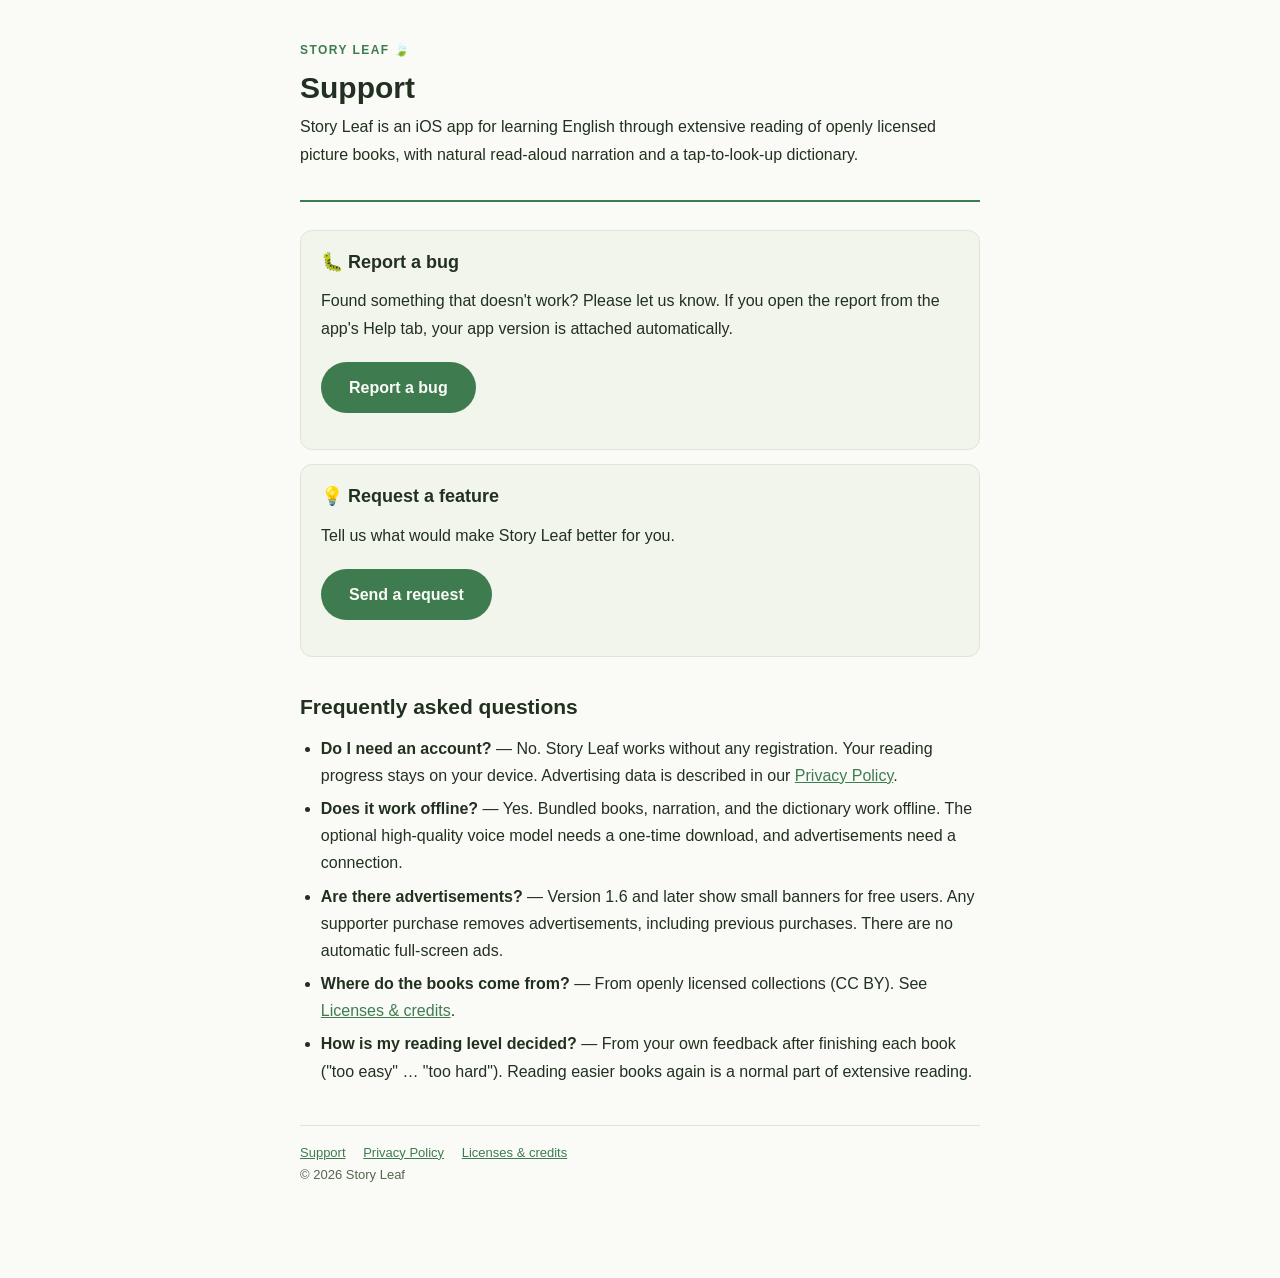
<file: index.html>
<!doctype html>
<html lang="en">
<head>
<meta charset="utf-8">
<meta name="viewport" content="width=device-width, initial-scale=1">
<title>Story Leaf Support</title>
<script>
// Language router: add more languages by creating /<lang>/ directories
// (e.g. /ja/) and listing them here.
const supported = ["en"];
const preferred = (navigator.language || "en").slice(0, 2).toLowerCase();
const lang = supported.includes(preferred) ? preferred : "en";
location.replace(lang + "/" + location.search);
</script>
</head>
<body>
<p><a href="en/">Story Leaf Support (English)</a></p>
</body>
</html>
</file>
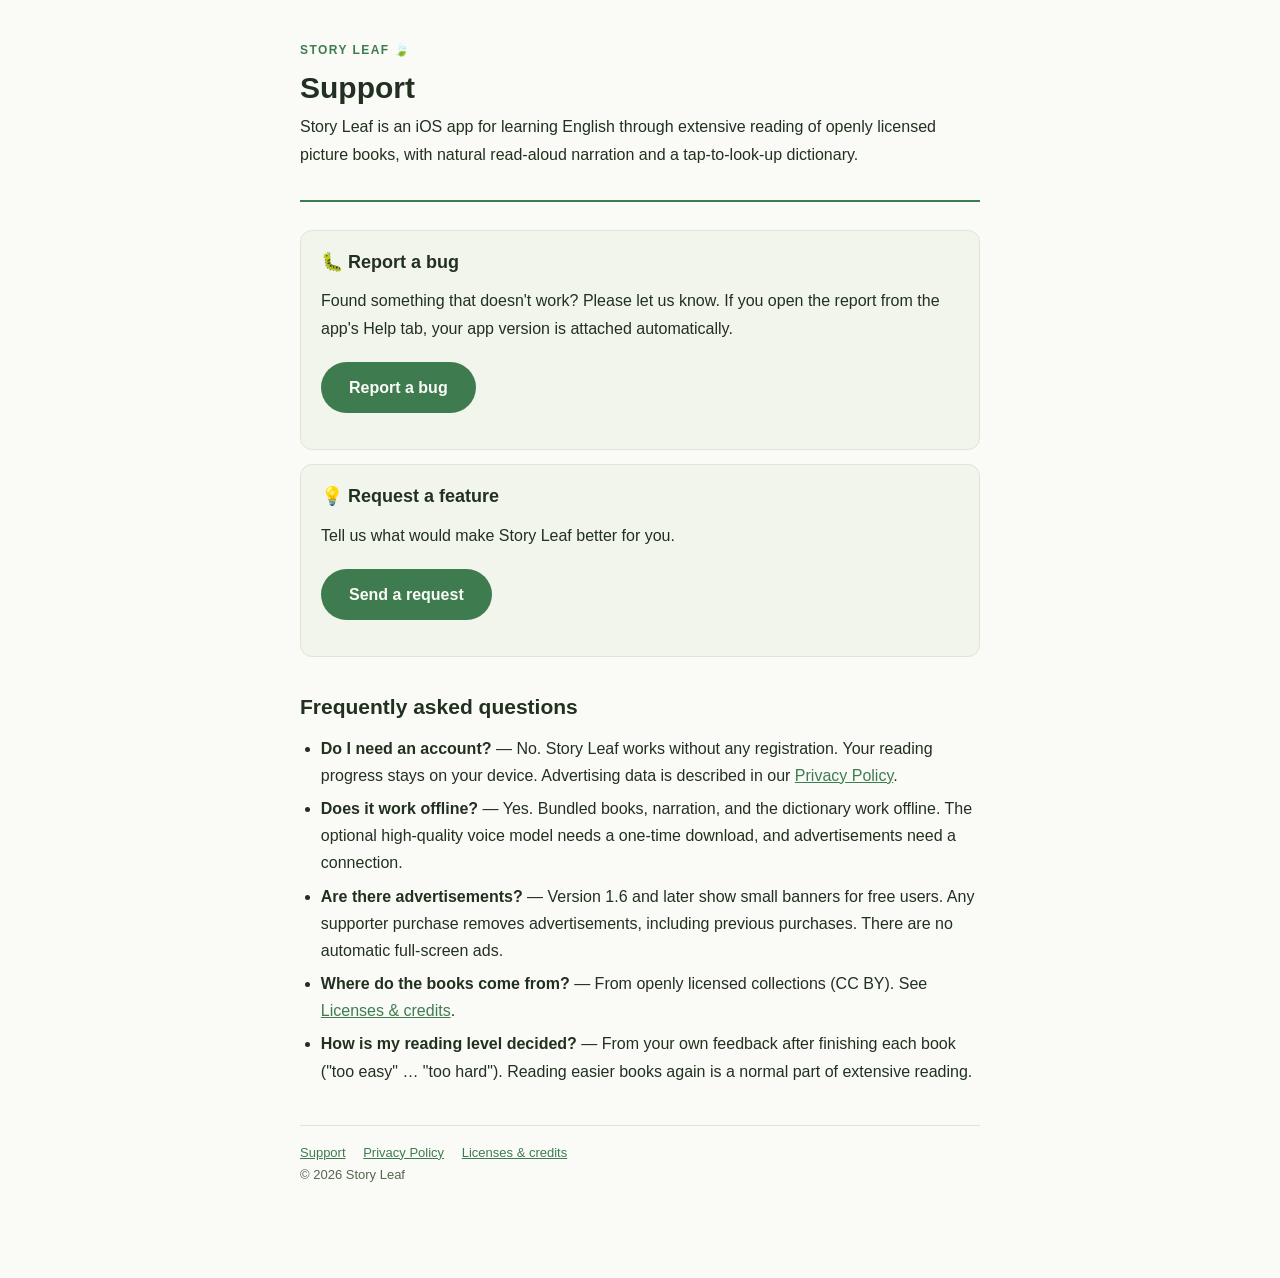
<file: en/index.html>
<!doctype html>
<html lang="en">
<head>
<meta charset="utf-8">
<meta name="viewport" content="width=device-width, initial-scale=1">
<title>Story Leaf — Support</title>
<link rel="stylesheet" href="../assets/style.css">
</head>
<body>
<div class="wrap">
<header class="site">
  <p class="eyebrow">Story Leaf 🍃</p>
  <h1>Support</h1>
  <p>Story Leaf is an iOS app for learning English through extensive reading of
  openly licensed picture books, with natural read-aloud narration and a
  tap-to-look-up dictionary.</p>
</header>

<div class="card">
  <h2>🐛 Report a bug</h2>
  <p>Found something that doesn't work? Please let us know.
  If you open the report from the app's Help tab, your app version is attached
  automatically.</p>
  <p><a class="button" href="bug-report.html">Report a bug</a></p>
</div>

<div class="card">
  <h2>💡 Request a feature</h2>
  <p>Tell us what would make Story Leaf better for you.</p>
  <p><a class="button" href="feature-request.html">Send a request</a></p>
</div>

<h2>Frequently asked questions</h2>
<ul>
  <li><strong>Do I need an account?</strong> — No. Story Leaf works without any
  registration. Your reading progress stays on your device. Advertising data
  is described in our <a href="privacy.html">Privacy Policy</a>.</li>
  <li><strong>Does it work offline?</strong> — Yes. Bundled books, narration,
  and the dictionary work offline. The optional high-quality voice model
  needs a one-time download, and advertisements need a connection.</li>
  <li><strong>Are there advertisements?</strong> — Version 1.6 and later show
  small banners for free users. Any supporter purchase removes advertisements,
  including previous purchases. There are no automatic full-screen ads.</li>
  <li><strong>Where do the books come from?</strong> — From openly licensed
  collections (CC BY). See <a href="licenses.html">Licenses &amp; credits</a>.</li>
  <li><strong>How is my reading level decided?</strong> — From your own feedback
  after finishing each book ("too easy" … "too hard"). Reading easier books
  again is a normal part of extensive reading.</li>
</ul>

<footer class="site">
  <nav>
    <a href="index.html">Support</a>
    <a href="privacy.html">Privacy Policy</a>
    <a href="licenses.html">Licenses &amp; credits</a>
  </nav>
  <p>© 2026 Story Leaf</p>
</footer>
</div>
</body>
</html>
</file>
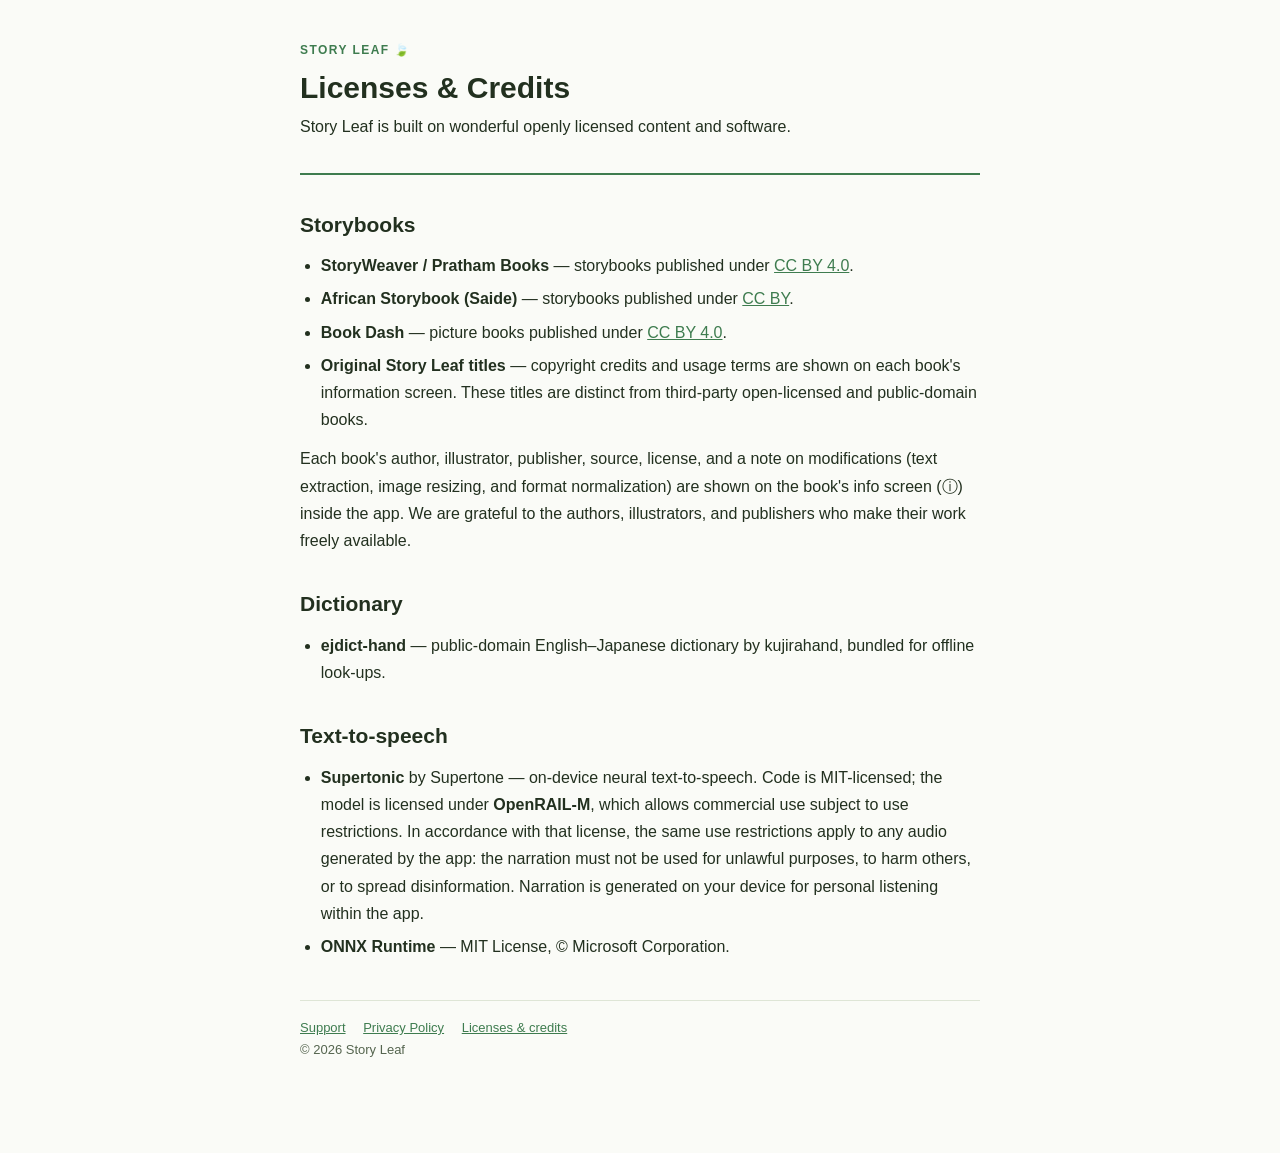
<file: en/licenses.html>
<!doctype html>
<html lang="en">
<head>
<meta charset="utf-8">
<meta name="viewport" content="width=device-width, initial-scale=1">
<title>Story Leaf — Licenses &amp; Credits</title>
<link rel="stylesheet" href="../assets/style.css">
</head>
<body>
<div class="wrap">
<header class="site">
  <p class="eyebrow">Story Leaf 🍃</p>
  <h1>Licenses &amp; Credits</h1>
  <p>Story Leaf is built on wonderful openly licensed content and software.</p>
</header>

<h2>Storybooks</h2>
<ul>
  <li><strong>StoryWeaver / Pratham Books</strong> — storybooks published under
  <a href="https://creativecommons.org/licenses/by/4.0/">CC BY 4.0</a>.</li>
  <li><strong>African Storybook (Saide)</strong> — storybooks published under
  <a href="https://creativecommons.org/licenses/by/4.0/">CC BY</a>.</li>
  <li><strong>Book Dash</strong> — picture books published under
  <a href="https://creativecommons.org/licenses/by/4.0/">CC BY 4.0</a>.</li>
  <li><strong>Original Story Leaf titles</strong> — copyright credits and
  usage terms are shown on each book's information screen. These titles are
  distinct from third-party open-licensed and public-domain books.</li>
</ul>
<p>Each book's author, illustrator, publisher, source, license, and a note on
modifications (text extraction, image resizing, and format normalization) are
shown on the book's info screen (ⓘ) inside the app. We are grateful to the
authors, illustrators, and publishers who make their work freely available.</p>

<h2>Dictionary</h2>
<ul>
  <li><strong>ejdict-hand</strong> — public-domain English–Japanese dictionary
  by kujirahand, bundled for offline look-ups.</li>
</ul>

<h2>Text-to-speech</h2>
<ul>
  <li><strong>Supertonic</strong> by Supertone — on-device neural
  text-to-speech. Code is MIT-licensed; the model is licensed under
  <strong>OpenRAIL-M</strong>, which allows commercial use subject to use
  restrictions. In accordance with that license, the same use restrictions
  apply to any audio generated by the app: the narration must not be used for
  unlawful purposes, to harm others, or to spread disinformation. Narration is
  generated on your device for personal listening within the app.</li>
  <li><strong>ONNX Runtime</strong> — MIT License, © Microsoft Corporation.</li>
</ul>

<footer class="site">
  <nav>
    <a href="index.html">Support</a>
    <a href="privacy.html">Privacy Policy</a>
    <a href="licenses.html">Licenses &amp; credits</a>
  </nav>
  <p>© 2026 Story Leaf</p>
</footer>
</div>
</body>
</html>
</file>
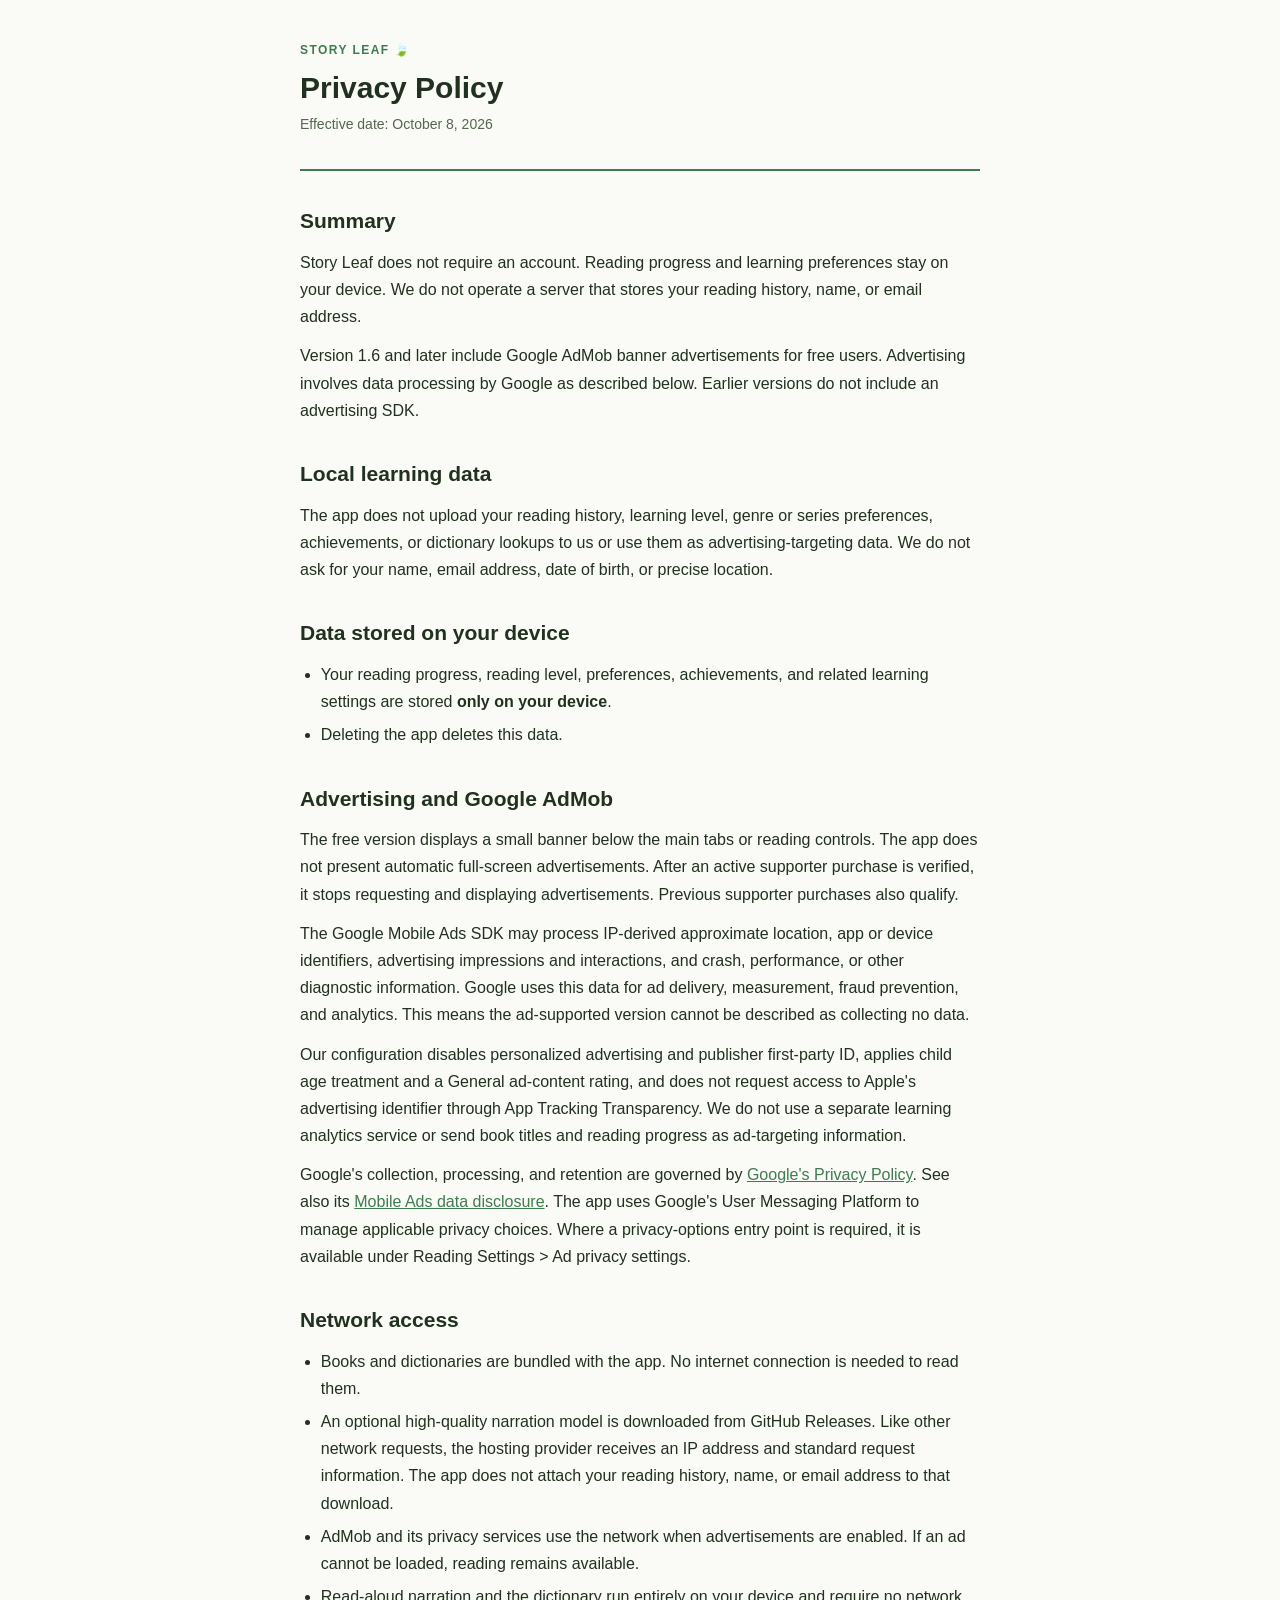
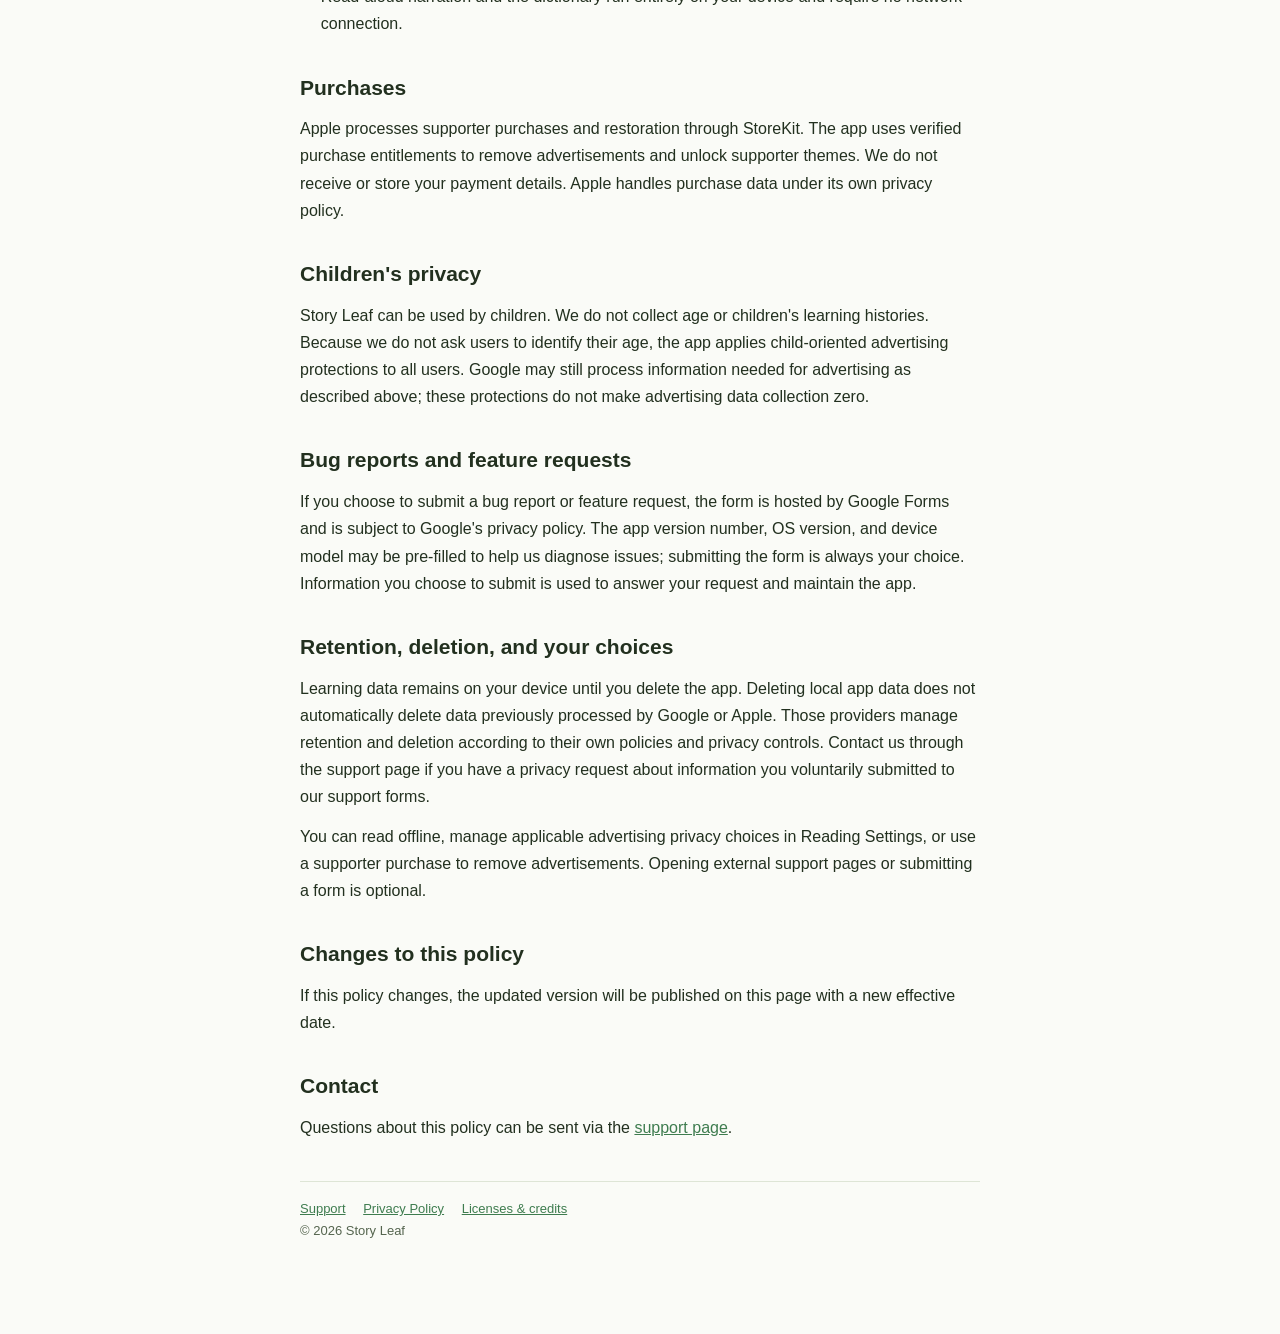
<file: en/privacy.html>
<!doctype html>
<html lang="en">
<head>
<meta charset="utf-8">
<meta name="viewport" content="width=device-width, initial-scale=1">
<title>Story Leaf — Privacy Policy</title>
<link rel="stylesheet" href="../assets/style.css">
</head>
<body>
<div class="wrap">
<header class="site">
  <p class="eyebrow">Story Leaf 🍃</p>
  <h1>Privacy Policy</h1>
  <p class="note">Effective date: October 8, 2026</p>
</header>

<h2>Summary</h2>
<p>Story Leaf does not require an account. Reading progress and learning
preferences stay on your device. We do not operate a server that stores your
reading history, name, or email address.</p>
<p>Version 1.6 and later include Google AdMob banner advertisements for free
users. Advertising involves data processing by Google as described below.
Earlier versions do not include an advertising SDK.</p>

<h2>Local learning data</h2>
<p>The app does not upload your reading history, learning level, genre or
series preferences, achievements, or dictionary lookups to us or use them as
advertising-targeting data. We do not ask for your name, email address,
date of birth, or precise location.</p>

<h2>Data stored on your device</h2>
<ul>
  <li>Your reading progress, reading level, preferences, achievements, and
  related learning settings are stored <strong>only on your device</strong>.</li>
  <li>Deleting the app deletes this data.</li>
</ul>

<h2>Advertising and Google AdMob</h2>
<p>The free version displays a small banner below the main tabs or reading
controls. The app does not present automatic full-screen advertisements.
After an active supporter purchase is verified, it stops requesting and
displaying advertisements. Previous supporter purchases also qualify.</p>
<p>The Google Mobile Ads SDK may process IP-derived approximate location,
app or device identifiers, advertising impressions and interactions, and
crash, performance, or other diagnostic information. Google uses this data
for ad delivery, measurement, fraud prevention, and analytics. This means
the ad-supported version cannot be described as collecting no data.</p>
<p>Our configuration disables personalized advertising and publisher
first-party ID, applies child age treatment and a General ad-content rating,
and does not request access to Apple's advertising identifier through App
Tracking Transparency. We do not use a separate learning analytics service
or send book titles and reading progress as ad-targeting information.</p>
<p>Google's collection, processing, and retention are governed by
<a href="https://policies.google.com/privacy">Google's Privacy Policy</a>.
See also its
<a href="https://developers.google.com/admob/ios/privacy/data-disclosure">Mobile Ads data disclosure</a>.
The app uses Google's User Messaging Platform to manage applicable privacy
choices. Where a privacy-options entry point is required, it is available
under Reading Settings &gt; Ad privacy settings.</p>

<h2>Network access</h2>
<ul>
  <li>Books and dictionaries are bundled with the app. No internet connection
  is needed to read them.</li>
  <li>An optional high-quality narration model is downloaded from GitHub
  Releases. Like other network requests, the hosting provider receives an IP
  address and standard request information. The app does not attach your
  reading history, name, or email address to that download.</li>
  <li>AdMob and its privacy services use the network when advertisements are
  enabled. If an ad cannot be loaded, reading remains available.</li>
  <li>Read-aloud narration and the dictionary run entirely on your device and
  require no network connection.</li>
</ul>

<h2>Purchases</h2>
<p>Apple processes supporter purchases and restoration through StoreKit. The
app uses verified purchase entitlements to remove advertisements and unlock
supporter themes. We do not receive or store your payment details. Apple
handles purchase data under its own privacy policy.</p>

<h2>Children's privacy</h2>
<p>Story Leaf can be used by children. We do not collect age or children's
learning histories. Because we do not ask users to identify their age, the
app applies child-oriented advertising protections to all users. Google may
still process information needed for advertising as described above; these
protections do not make advertising data collection zero.</p>

<h2>Bug reports and feature requests</h2>
<p>If you choose to submit a bug report or feature request, the form is hosted
by Google Forms and is subject to Google's privacy policy. The app version
number, OS version, and device model may be pre-filled to help us diagnose
issues; submitting the form is always your choice. Information you choose
to submit is used to answer your request and maintain the app.</p>

<h2>Retention, deletion, and your choices</h2>
<p>Learning data remains on your device until you delete the app. Deleting
local app data does not automatically delete data previously processed by
Google or Apple. Those providers manage retention and deletion according to
their own policies and privacy controls. Contact us through the support page
if you have a privacy request about information you voluntarily submitted
to our support forms.</p>
<p>You can read offline, manage applicable advertising privacy choices in
Reading Settings, or use a supporter purchase to remove advertisements.
Opening external support pages or submitting a form is optional.</p>

<h2>Changes to this policy</h2>
<p>If this policy changes, the updated version will be published on this page
with a new effective date.</p>

<h2>Contact</h2>
<p>Questions about this policy can be sent via the
<a href="index.html">support page</a>.</p>

<footer class="site">
  <nav>
    <a href="index.html">Support</a>
    <a href="privacy.html">Privacy Policy</a>
    <a href="licenses.html">Licenses &amp; credits</a>
  </nav>
  <p>© 2026 Story Leaf</p>
</footer>
</div>
</body>
</html>
</file>
<file: assets/style.css>
:root {
  --paper: #FAFBF7;
  --surface: #F1F5EC;
  --ink: #22301F;
  --ink-soft: #55654F;
  --accent: #3E7C4F;
  --accent-soft: #E3EEE2;
  --line: #DEE5D6;
}
@media (prefers-color-scheme: dark) {
  :root {
    --paper: #161B15;
    --surface: #1E2519;
    --ink: #E5ECE0;
    --ink-soft: #A3B29A;
    --accent: #7FBF8E;
    --accent-soft: #24331F;
    --line: #33402C;
  }
}
* { box-sizing: border-box; }
body {
  background: var(--paper);
  color: var(--ink);
  font-family: -apple-system, BlinkMacSystemFont, "Segoe UI", Roboto, sans-serif;
  font-size: 16px;
  line-height: 1.7;
  margin: 0;
}
.wrap { max-width: 720px; margin: 0 auto; padding: 40px 20px 80px; }
header.site { border-bottom: 2px solid var(--accent); padding-bottom: 20px; margin-bottom: 28px; }
.eyebrow {
  font-size: 12px; letter-spacing: .12em; text-transform: uppercase;
  color: var(--accent); font-weight: 600; margin: 0 0 8px;
}
h1 { font-size: 30px; margin: 0 0 6px; line-height: 1.3; }
h2 { font-size: 21px; margin: 32px 0 10px; }
p { margin: 0 0 12px; }
a { color: var(--accent); }
ul { margin: 0 0 12px; padding-left: 1.3em; }
li { margin-bottom: 6px; }
.card {
  background: var(--surface); border: 1px solid var(--line); border-radius: 12px;
  padding: 16px 20px; margin: 0 0 14px;
}
.card h2 { margin-top: 0; font-size: 18px; }
.button {
  display: inline-block; background: var(--accent); color: var(--paper);
  border-radius: 999px; padding: 12px 28px; font-weight: 600;
  text-decoration: none; margin: 8px 0;
}
.button.disabled { background: var(--ink-soft); pointer-events: none; }
.meta {
  background: var(--accent-soft); border-radius: 8px; padding: 10px 16px;
  font-size: 14px; font-family: ui-monospace, Menlo, monospace;
}
.note { font-size: 14px; color: var(--ink-soft); }
footer.site {
  border-top: 1px solid var(--line); margin-top: 40px; padding-top: 16px;
  font-size: 13px; color: var(--ink-soft);
}
footer.site nav a { margin-right: 14px; }
</file>
